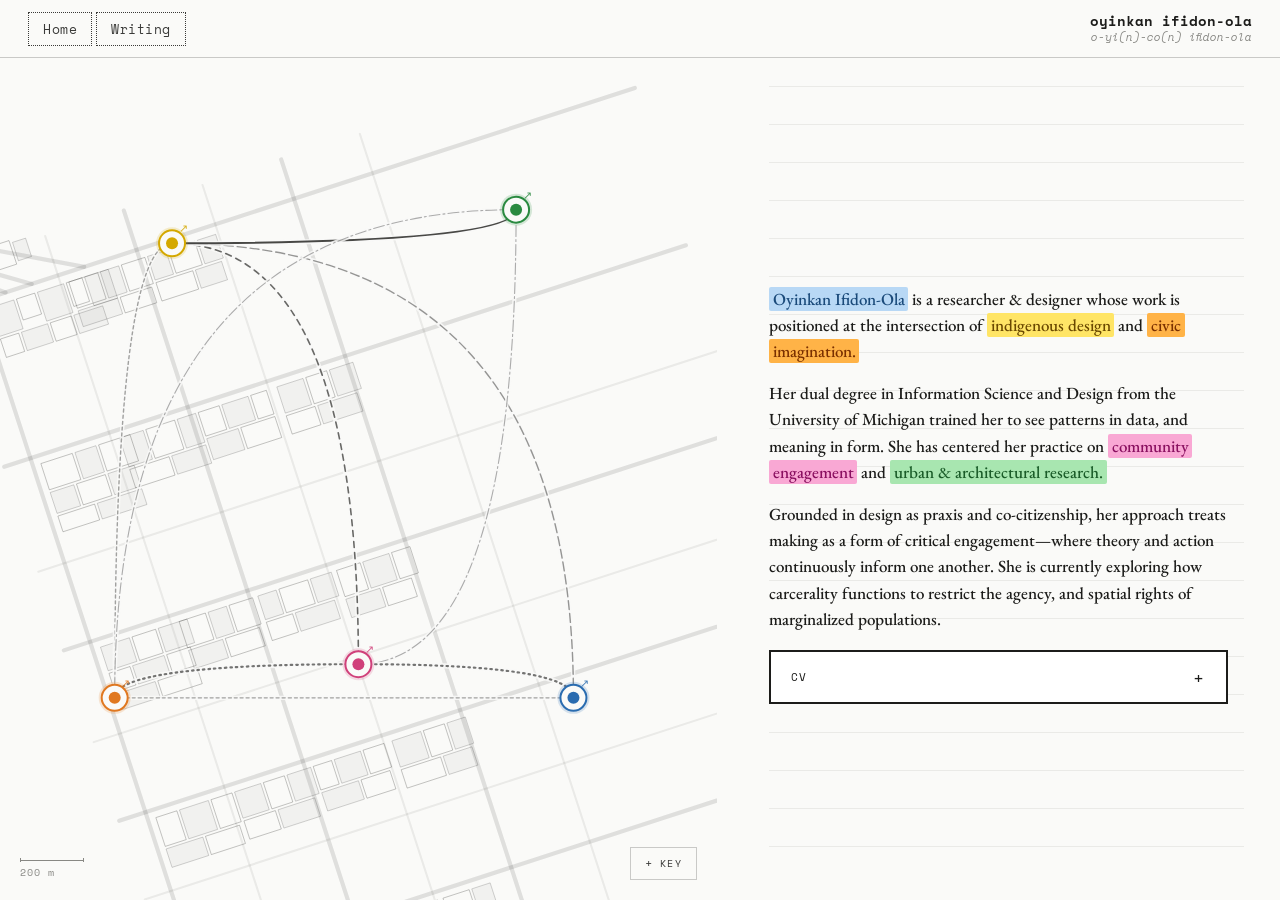
<file: index.html>
<!DOCTYPE html>
<html lang="en">
<head>
  <meta charset="UTF-8">
  <meta name="viewport" content="width=device-width, initial-scale=1.0">
  <title>Oyinkan Ifidon-Ola</title>
  <link rel="preconnect" href="https://fonts.googleapis.com">
  <link rel="preconnect" href="https://fonts.gstatic.com" crossorigin>
  <link href="https://fonts.googleapis.com/css2?family=EB+Garamond:ital,wght@0,400;0,500;0,600;1,400;1,500&family=Space+Mono:ital,wght@0,400;0,700;1,400&display=swap" rel="stylesheet">
  <link rel="stylesheet" href="css/style.css">
</head>
<body>

<header>
  <div class="nav-left">
    <a href="index.html" class="nav-btn">Home</a>
    <a href="writing.html" class="nav-btn">Writing</a>
  </div>
  <div class="nav-right">
    <span class="name-main">oyinkan ifidon-ola</span>
    <span class="name-pronunciation">o-yi(n)-co(n) ifidon-ola</span>
  </div>
</header>

<div class="page">

  <!-- LEFT / TOP on mobile: MAP -->
  <div class="map-side" id="map-side">
    <svg id="map-svg" xmlns="http://www.w3.org/2000/svg"></svg>

    <div class="scale-bar">
      <div class="scale-line"></div>
      <div>200 m</div>
    </div>

    <button class="legend-toggle" id="legend-toggle" aria-expanded="false">
      <span class="legend-toggle-icon">+</span>
      Key
    </button>
    <div class="legend-box" id="legend-box">
      <div class="legend-title">Connection Types</div>
    </div>
  </div>

  <!-- RIGHT / BOTTOM on mobile: BIO -->
  <div class="bio-side">
    <div class="ruled-lines" id="ruled-lines"></div>

    <div class = "bio-content">
    <div class="bio-text">
      <p>
        <span class="hl hl-blue">Oyinkan Ifidon-Ola</span> is a researcher &amp; designer whose work is
        positioned at the intersection of
        <span class="hl hl-yellow">indigenous design</span> and
        <span class="hl hl-orange">civic imagination.</span>
      </p>
      <p>
        Her dual degree in Information Science and Design from the University of Michigan trained her
        to see patterns in data, and meaning in form. She has centered her practice on
        <span class="hl hl-pink">community engagement</span> and
        <span class="hl hl-green">urban &amp; architectural research.</span> 
      </p>
      <p>
       Grounded in design as praxis and co-citizenship, her approach treats making as a form of
        critical engagement—where theory and action continuously inform one another. She is currently
        exploring how carcerality functions to restrict the agency, and spatial rights of marginalized populations.
      </p>
    </div>

    <!-- CV accordion — sits directly below bio text -->
    <div class="cv-accordion">
      <button class="cv-acc-toggle" id="cv-toggle" aria-expanded="false">
        <span class="cv-acc-label">CV</span>
        <span class="cv-acc-icon">+</span>
      </button>

      <div class="cv-acc-body" id="cv-panel">
        <div class="cv-acc-inner">

          <!-- Contact + download -->
          <div class="cv-acc-header">
            <p class="cv-acc-contact">
              olaa@umich.edu &nbsp;·&nbsp;
              <a href="https://linkedin.com/in/ifidon-ola" target="_blank" rel="noopener">linkedin</a> &nbsp;·&nbsp;
              <a href="https://olaa21.github.io/website/" target="_blank" rel="noopener">portfolio</a>
            </p>
            <a class="cv-download" href="cv/oyinkan-ifidon-ola-cv.pdf" target="_blank" rel="noopener">↓ PDF</a>
          </div>

          <!-- EDUCATION -->
          <div class="cv-block">
            <h3 class="cv-block-title">Education</h3>
            <div class="cv-row">
              <div class="cv-row-meta">
                <span class="cv-row-date">2023 – 2026</span>
                <span class="cv-row-place">University of Michigan</span>
              </div>
              <div class="cv-row-body">
                <p class="cv-row-title">B.S. Information Science &amp; B.A. Art and Design</p>
                <p class="cv-row-detail">GPA 3.89 · Penny W. Stamps Dean's List · Sophomore Review with Honors · The Thompson Prize</p>
              </div>
            </div>
          </div>

          <!-- EXPERIENCE -->
          <div class="cv-block">
            <h3 class="cv-block-title">Experience</h3>

            <div class="cv-row">
              <div class="cv-row-meta">
                <span class="cv-row-date">Sep 2025 – Apr 2026</span>
                <span class="cv-row-place">University of Michigan Taubman College of Architecture</span>
              </div>
              <div class="cv-row-body">
                <p class="cv-row-title">Research Assistant</p>
                <p class="cv-row-detail">Supported 5+ interdisciplinary research initiatives; produced 10+ research briefs and stakeholder summaries; standardized documentation across teams.</p>
              </div>
            </div>

            <div class="cv-row">
              <div class="cv-row-meta">
                <span class="cv-row-date">Oct 2025</span>
                <span class="cv-row-place">UNESCO Heritage Project</span>
              </div>
              <div class="cv-row-body">
                <p class="cv-row-title">Research Assistant</p>
                <p class="cv-row-detail">Technical and historical analysis of Iranian sustainable water infrastructure; synthesized findings into an institutional proposal for global partners.</p>
              </div>
            </div>

            <div class="cv-row">
              <div class="cv-row-meta">
                <span class="cv-row-date">Jun – Aug 2025</span>
                <span class="cv-row-place">Senseable City Lab, Massachusetts Institute of Technology</span>
              </div>
              <div class="cv-row-body">
                <p class="cv-row-title">Urban Data Research Intern</p>
                <p class="cv-row-detail">Analyzed geospatial datasets with Python and ML — improved classification accuracy to 98%. Automated LiDAR pipeline reducing processing from weeks to hours. Built interactive HTML visualizations for public stakeholders.</p>
              </div>
            </div>

            <div class="cv-row">
              <div class="cv-row-meta">
                <span class="cv-row-date">May – Jul 2024</span>
                <span class="cv-row-place">University of Michigan Stamps Alumni Relations</span>
              </div>
              <div class="cv-row-body">
                <p class="cv-row-title">Research &amp; Data Analyst Intern</p>
                <p class="cv-row-detail">Analyzed 1,000+ alumni and donor records; conducted 10–20 stakeholder interviews; developed executive reports on engagement, KPIs, and financial trends.</p>
              </div>
            </div>

            <div class="cv-row">
              <div class="cv-row-meta">
                <span class="cv-row-date">Mar – Jun 2024</span>
                <span class="cv-row-place">Curl Connect</span>
              </div>
              <div class="cv-row-body">
                <p class="cv-row-title">UX Researcher</p>
                <p class="cv-row-detail">Mixed-method research (n=25+); developed personas, journey maps, and insight reports; usability improvements across 3+ core features.</p>
              </div>
            </div>
          </div>

          <!-- SKILLS -->
          <div class="cv-block cv-block--last">
            <h3 class="cv-block-title">Skills</h3>
            <div class="cv-skills-grid">
              <div>
                <p class="cv-skills-label">Spatial &amp; Data</p>
                <p class="cv-skills-list">QGIS · LiDAR (Cloud Compare) · Folium · Python · SQL · Tableau</p>
              </div>
              <div>
                <p class="cv-skills-label">Research</p>
                <p class="cv-skills-list">Qualitative interviews · Journey mapping · Archival research · Data sonification (Max/MSP)</p>
              </div>
              <div>
                <p class="cv-skills-label">Design &amp; Fabrication</p>
                <p class="cv-skills-list">Figma · Adobe Suite · 3D printing · Laser cutting · Prototyping</p>
              </div>
              <div>
                <p class="cv-skills-label">Digital</p>
                <p class="cv-skills-list">HTML/CSS/JS · Jupyter · Git · Web accessibility (WCAG)</p>
              </div>
            </div>
          </div>

        </div><!-- /cv-acc-inner -->
      </div><!-- /cv-acc-body -->
    </div><!-- /cv-accordion -->
    </div><!-- /bio-content -->

  </div>

</div>

<!-- MODAL -->
<div class="modal-overlay" id="modal-overlay">
  <div class="modal">
    <div class="modal-header">
      <div>
        <div class="modal-pin-row">
          <div class="modal-pin-dot" id="modal-pin-dot"></div>
          <span class="modal-eyebrow" id="modal-eyebrow"></span>
        </div>
        <div class="modal-title" id="modal-title"></div>
        <div class="modal-date"  id="modal-date"></div>
      </div>
      <button class="modal-close" id="modal-close">✕</button>
    </div>
    <div class="modal-tabs">
      <button class="tab-btn active" data-tab="overview">Overview</button>
      <button class="tab-btn" data-tab="process">Process</button>
      <button class="tab-btn" data-tab="visuals">Visuals</button>
    </div>
    <div class="modal-body" id="modal-body"></div>
  </div>
</div>

<!-- JS: data must load first, then map, then modal -->
<script src="js/data.js"></script>
<script src="js/map.js"></script>
<script src="js/modal.js"></script>

</body>
</html>
</file>
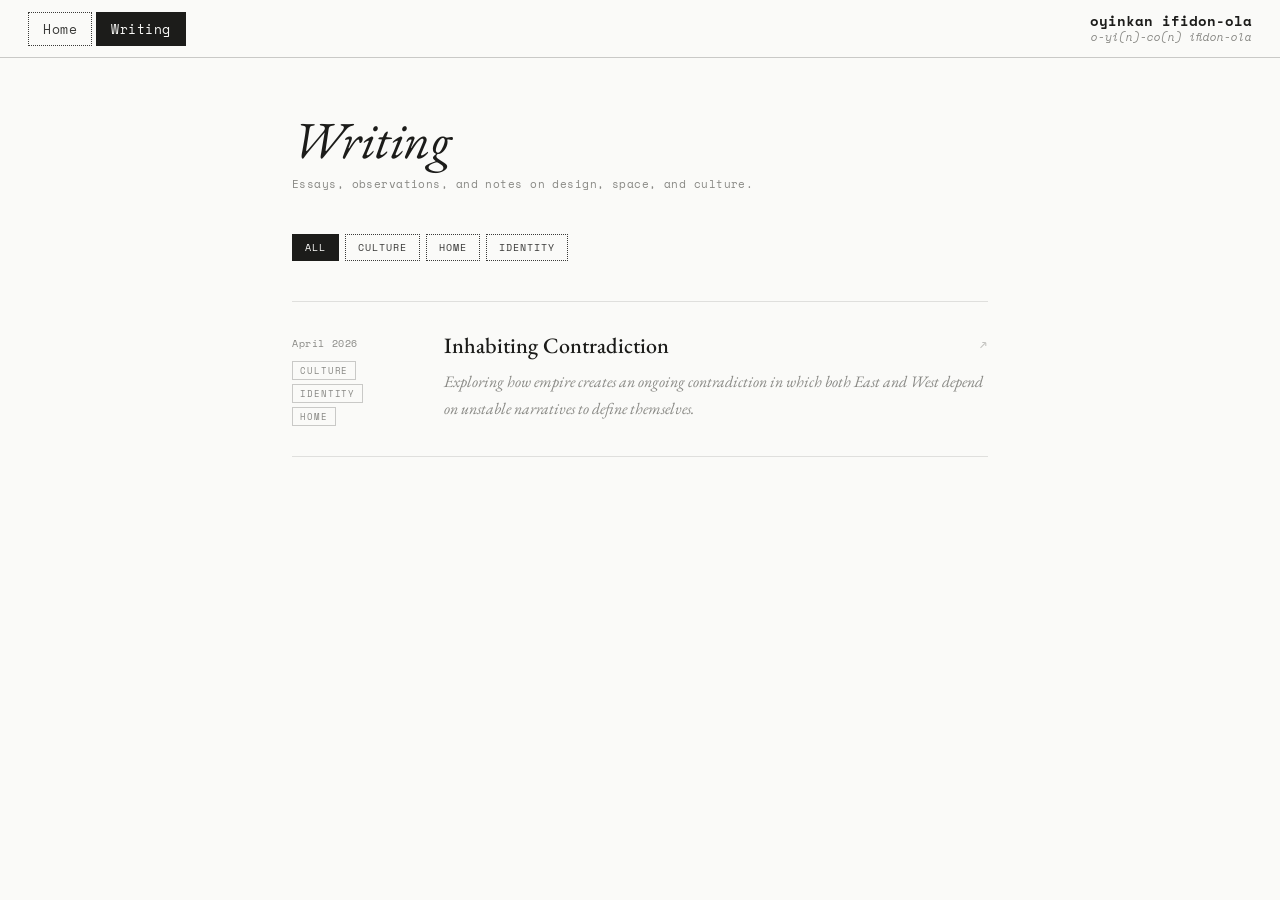
<file: writing.html>
<!DOCTYPE html>
<html lang="en">
<head>
  <meta charset="UTF-8">
  <meta name="viewport" content="width=device-width, initial-scale=1.0">
  <title>Writing — Oyinkan Ifidon-Ola</title>
  <link rel="preconnect" href="https://fonts.googleapis.com">
  <link rel="preconnect" href="https://fonts.gstatic.com" crossorigin>
  <link href="https://fonts.googleapis.com/css2?family=EB+Garamond:ital,wght@0,400;0,500;0,600;1,400;1,500&family=Space+Mono:ital,wght@0,400;0,700;1,400&display=swap" rel="stylesheet">
  <link rel="stylesheet" href="css/writing.css">
</head>
<body>
 
<!-- ── HEADER ── -->
<header>
  <div class="nav-left">
    <a href="index.html" class="nav-btn">Home</a>
    <a href="writing.html" class="nav-btn nav-btn--active">Writing</a>
  </div>
  <div class="nav-right">
    <span class="name-main">oyinkan ifidon-ola</span>
    <span class="name-pronunciation">o-yi(n)-co(n) ifidon-ola</span>
  </div>
</header>
 
<!-- ── MAIN CONTENT ── -->
<main>
  <div class="page-title-row">
    <h1 class="page-title">Writing</h1>
    <p class="page-subtitle">Essays, observations, and notes on design, space, and culture.</p>
  </div>
 
  <!-- Filter bar — tags auto-generated from writing.js -->
  <div class="filter-row" id="filter-row">
    <button class="filter-btn filter-btn--active" data-filter="all">All</button>
  </div>
 
  <!-- List — fully built by JS from writing.js -->
  <div class="writing-list" id="writing-list"></div>
</main>
 
<!-- ── WRITING MODAL ── -->
<div class="w-overlay" id="w-overlay" role="dialog" aria-modal="true" aria-labelledby="w-modal-title">
  <div class="w-modal">
 
    <div class="w-modal-header">
      <div class="w-modal-header-text">
        <span class="w-modal-eyebrow" id="w-modal-eyebrow"></span>
        <h2 class="w-modal-title" id="w-modal-title"></h2>
        <span class="w-modal-date"  id="w-modal-date"></span>
      </div>
      <div class="w-modal-actions">
        <a class="w-download-btn" id="w-download-btn" href="#" target="_blank" rel="noopener">↓ PDF</a>
        <button class="w-close-btn" id="w-close-btn" aria-label="Close">✕</button>
      </div>
    </div>
 
    <div class="w-modal-body">
      <!-- PDF viewer -->
      <iframe class="w-pdf-frame" id="w-pdf-frame" title="PDF viewer" src=""></iframe>
      <!-- Shown when no PDF is attached yet -->
      <div class="w-no-pdf" id="w-no-pdf" hidden>
        <p>No PDF attached yet.</p>
        <p class="w-no-pdf-hint">
          Add a PDF to the <code>writing/</code> folder and set the
          <code>pdf</code> field in <code>js/writing.js</code>.
        </p>
      </div>
    </div>
 
  </div>
</div>
 
<script src="js/writing.js"></script>
<script>
/* ── ELEMENTS ─────────────────────────────────────────────── */
const listEl    = document.getElementById('writing-list');
const filterRow = document.getElementById('filter-row');
const overlay   = document.getElementById('w-overlay');
const pdfFrame  = document.getElementById('w-pdf-frame');
const noPdf     = document.getElementById('w-no-pdf');
const dlBtn     = document.getElementById('w-download-btn');
const closeBtn  = document.getElementById('w-close-btn');
 
/* ── BUILD FILTER TAGS ──────────────────────────────────────── */
const allTags = [...new Set(WRITINGS.flatMap(w => w.tags))].sort();
allTags.forEach(tag => {
  const b = document.createElement('button');
  b.className = 'filter-btn';
  b.dataset.filter = tag;
  b.textContent = tag.charAt(0).toUpperCase() + tag.slice(1);
  filterRow.appendChild(b);
});
 
/* ── BUILD LIST ─────────────────────────────────────────────── */
WRITINGS.forEach((piece, i) => {
  const article = document.createElement('article');
  article.className = 'writing-item';
  article.dataset.tags = piece.tags.join(' ');
 
  const tagsHTML = piece.tags
    .map(t => `<span class="writing-tag">${t.charAt(0).toUpperCase() + t.slice(1)}</span>`)
    .join('');
 
  article.innerHTML = `
    <div class="writing-meta">
      <span class="writing-date">${piece.date}</span>
      <div class="writing-tags">${tagsHTML}</div>
    </div>
    <div class="writing-body">
      <h2 class="writing-title">
        <button class="open-btn" data-index="${i}">
          <span class="open-btn-text">${piece.title}</span>
          <span class="open-btn-icon" aria-hidden="true">↗</span>
        </button>
      </h2>
      <p class="writing-excerpt">${piece.excerpt}</p>
    </div>
  `;
 
  listEl.appendChild(article);
});
 
/* ── OPEN MODAL ─────────────────────────────────────────────── */
listEl.addEventListener('click', e => {
  const btn = e.target.closest('.open-btn');
  if (!btn) return;
 
  const piece = WRITINGS[parseInt(btn.dataset.index, 10)];
  if (!piece) return;
 
  document.getElementById('w-modal-eyebrow').textContent =
    piece.tags.map(t => t.charAt(0).toUpperCase() + t.slice(1)).join(' · ');
  document.getElementById('w-modal-title').textContent = piece.title;
  document.getElementById('w-modal-date').textContent  = piece.date;
 
  if (piece.pdf) {
    const path      = `writing/${piece.pdf}`;
    pdfFrame.src    = path;
    pdfFrame.hidden = false;
    noPdf.hidden    = true;
    dlBtn.href      = path;
    dlBtn.style.display = '';
  } else {
    pdfFrame.src    = '';
    pdfFrame.hidden = true;
    noPdf.hidden    = false;
    dlBtn.style.display = 'none';
  }
 
  overlay.classList.add('open');
  document.body.style.overflow = 'hidden';
});
 
/* ── CLOSE MODAL ────────────────────────────────────────────── */
function closeModal() {
  overlay.classList.remove('open');
  document.body.style.overflow = '';
  setTimeout(() => { pdfFrame.src = ''; }, 300);
}
closeBtn.addEventListener('click', closeModal);
overlay.addEventListener('click', e => { if (e.target === overlay) closeModal(); });
document.addEventListener('keydown', e => { if (e.key === 'Escape') closeModal(); });
 
/* ── FILTER ─────────────────────────────────────────────────── */
filterRow.addEventListener('click', e => {
  const btn = e.target.closest('.filter-btn');
  if (!btn) return;
  document.querySelectorAll('.filter-btn').forEach(b => b.classList.remove('filter-btn--active'));
  btn.classList.add('filter-btn--active');
  const f = btn.dataset.filter;
  document.querySelectorAll('.writing-item').forEach(item => {
    item.style.display =
      f === 'all' || item.dataset.tags.includes(f) ? '' : 'none';
  });
});
</script>
 
</body>
</html>
</file>
<file: css/style.css>
/* ── VARIABLES ──────────────────────────────────────────────── */
:root {
  --bg:       #FAFAF8;
  --ink:      #1C1C1A;
  --ink2:     #3A3A38;
  --muted:    #888884;
  --rule:     rgba(28,28,26,0.12);
  --rule2:    rgba(28,28,26,0.22);
  --header-h: 58px;
}

/* ── RESET & BASE ───────────────────────────────────────────── */
*, *::before, *::after {
  box-sizing: border-box;
  margin: 0;
  padding: 0;
}

/* Safari: prevent auto font-size inflation on orientation change */
html {
  -webkit-text-size-adjust: 100%;
  text-size-adjust: 100%;
  background: var(--bg);
  /* Explicit base size so Safari computes em/rem correctly */
  font-size: 16px;
  /* Use fill-available so Safari address bar height is included */
  height: -webkit-fill-available;
}

body {
  background: var(--bg);
  color: var(--ink);
  font-family: 'EB Garamond', serif;
  min-height: 100vh;
  min-height: -webkit-fill-available;
  /* Prevent Safari from making text look thin */
  -webkit-font-smoothing: antialiased;
  -moz-osx-font-smoothing: grayscale;
}


/* ── HEADER ─────────────────────────────────────────────────── */
header {
  position: fixed;
  top: 0; left: 0; right: 0;
  z-index: 400;
  height: var(--header-h);
  display: flex;
  align-items: center;
  justify-content: space-between;
  padding: 0 28px;
  border-bottom: 1px solid var(--rule2);
  background: var(--bg);
}
 
.nav-left  { display: flex; align-items: center; gap: 4px; }
 
.nav-btn {
  font-family: 'Space Mono', monospace;
  font-size: 13px;
  letter-spacing: 0.04em;
  color: var(--ink2);
  text-decoration: none;
  padding: 6px 14px;
  border: 1px dotted var(--ink2);
  transition: background 0.15s;
  white-space: nowrap;
}
.nav-btn:hover { background: rgba(28,28,26,0.05); }
 
/* Active page — filled button */
.nav-btn--active {
  background: var(--ink);
  color: var(--bg);
  border-style: solid;
  border-color: var(--ink);
}
.nav-btn--active:hover { background: var(--ink2); }
 
.nav-right {
  display: flex;
  flex-direction: column;
  align-items: flex-end;
  line-height: 1.3;
}
.name-main {
  font-family: 'Space Mono', monospace;
  font-size: 14px; font-weight: 700; color: var(--ink);
}
.name-pronunciation {
  font-family: 'Space Mono', monospace;
  font-size: 11px; font-style: italic; color: var(--muted);
}
 


/* ── PAGE LAYOUT ────────────────────────────────────────────── */
/* Safari needs explicit height on the grid + rows to fill correctly */
.page {
  position: fixed;
  top: var(--header-h);
  left: 0; right: 0; bottom: 0;
  display: grid;
  grid-template-columns: 56% 44%;
  /* Force both columns to fill the full height of the container */
  grid-template-rows: 1fr;
  /* Explicit height as fallback for Safari */
  height: calc(100vh - var(--header-h));
  width: 100%;
}


/* ── LEFT: MAP ──────────────────────────────────────────────── */
.map-side {
  position: relative;
  overflow: hidden;
  /* Safari: explicitly fill grid cell */
  min-height: 0;
  height: 100%;
}

#map-svg {
  display: block;
  width: 100%;
  height: 100%;
  /* Safari: SVG needs explicit position to fill parent */
  position: absolute;
  top: 0; left: 0;
}


/* ── SVG building strokes ───────────────────────────────────── */
.bld {
  fill: none;
  stroke: rgba(28,28,26,0.32);
  stroke-width: 0.8;
  stroke-linejoin: miter;
}
.bld-fill {
  fill: rgba(28,28,26,0.04);
  stroke: rgba(28,28,26,0.28);
  stroke-width: 0.7;
}


/* ── PROJECT PINS ───────────────────────────────────────────── */
.pin-group { cursor: pointer; }

.pin-ring {
  transition: r 0.22s cubic-bezier(0.34,1.56,0.64,1);
}

.pin-lbl-bg,
.pin-lbl-txt {
  opacity: 0;
  transition: opacity 0.2s;
}
.pin-group:hover .pin-lbl-bg,
.pin-group:hover .pin-lbl-txt { opacity: 1; }


/* ── LEGEND (collapsible) ───────────────────────────────────── */
.legend-toggle {
  position: absolute;
  bottom: 20px; right: 20px;
  z-index: 20;
  display: flex;
  align-items: center;
  gap: 7px;
  padding: 8px 14px;
  font-family: 'Space Mono', monospace;
  font-size: 10px;
  letter-spacing: 0.12em;
  text-transform: uppercase;
  color: var(--ink2);
  background: rgba(250,250,248,0.97);
  border: 1px solid var(--rule2);
  cursor: pointer;
  transition: background 0.15s;
  user-select: none;
}
.legend-toggle:hover { background: var(--bg); border-color: var(--ink2); }

.legend-toggle-icon {
  font-size: 12px;
  line-height: 1;
  display: inline-block;
  transition: transform 0.25s ease;
}
.legend-toggle.open .legend-toggle-icon { transform: rotate(45deg); }

.legend-box {
  position: absolute;
  bottom: 54px; right: 20px;
  z-index: 19;
  background: rgba(250,250,248,0.97);
  border: 1px solid var(--rule2);
  min-width: 200px;
  overflow: hidden;
  max-height: 0;
  opacity: 0;
  pointer-events: none;
  transition: max-height 0.3s ease, opacity 0.25s ease, padding 0.25s ease;
}
.legend-box.open {
  max-height: 300px;
  opacity: 1;
  pointer-events: all;
  padding: 14px 16px 13px;
}

.legend-title {
  font-family: 'Space Mono', monospace;
  font-size: 10px;
  letter-spacing: 0.14em;
  text-transform: uppercase;
  color: var(--muted);
  margin-bottom: 10px;
  padding-bottom: 7px;
  border-bottom: 1px solid var(--rule);
}
.legend-item {
  display: flex;
  align-items: center;
  gap: 10px;
  margin-bottom: 8px;
  font-family: 'Space Mono', monospace;
  font-size: 10px;
  letter-spacing: 0.07em;
  text-transform: uppercase;
  color: var(--ink2);
}
.legend-item:last-child { margin-bottom: 0; }


/* ── SCALE BAR ──────────────────────────────────────────────── */
.scale-bar {
  position: absolute;
  bottom: 20px; left: 20px;
  z-index: 10;
  font-family: 'Space Mono', monospace;
  font-size: 10px;
  color: var(--muted);
  letter-spacing: 0.1em;
}


/* ── CV ACCORDION (lives inside bio-side, below bio text) ────── */
.cv-accordion {
  position: relative;
  z-index: 1;
  margin-top: 18px;
}

/* Toggle button — boxed, full width */
.cv-acc-toggle {
  width: 100%;
  display: flex;
  align-items: center;
  justify-content: space-between;
  padding: 16px 20px;
  background: #FFFFFF;
  border: 2px solid var(--ink);
  cursor: pointer;
  font-family: 'Space Mono', monospace;
  font-size: 11px;
  letter-spacing: 0.14em;
  text-transform: uppercase;
  color: var(--ink);
  transition: background 0.15s, color 0.15s;
}
.cv-acc-toggle:hover {
  background: var(--ink);
  color: #FFFFFF;
}
.cv-acc-toggle:hover .cv-acc-icon { color: #FFFFFF; }

.cv-acc-label { letter-spacing: 0.14em; }

.cv-acc-icon {
  font-size: 18px;
  line-height: 1;
  color: var(--ink);
  transition: transform 0.25s ease, color 0.15s;
  flex-shrink: 0;
}
.cv-acc-toggle.open {
  background: var(--ink);
  color: #FFFFFF;
}
.cv-acc-toggle.open .cv-acc-icon {
  color: #FFFFFF;
  transform: rotate(45deg);
}

/* Collapsible body */
.cv-acc-body {
  max-height: 0;
  overflow: hidden;
  border-left: 2px solid var(--ink);
  border-right: 2px solid var(--ink);
  border-bottom: 0px solid var(--ink);
  transition: max-height 0.45s ease, border-bottom-width 0s 0.45s;
}
.cv-acc-body.open {
  max-height: 2000px;
  border-bottom-width: 2px;
  transition: max-height 0.45s ease;
}

/* Scrollable inner — more padding so text breathes */
.cv-acc-inner {
  padding: 28px 28px 32px;
  overflow-y: auto;
  -webkit-overflow-scrolling: touch;
}

/* Contact row + PDF download */
.cv-acc-header {
  display: flex;
  justify-content: space-between;
  align-items: center;
  gap: 12px;
  padding: 14px 0;
  border-bottom: 1px solid var(--rule);
  margin-bottom: 20px;
}
.cv-acc-contact {
  font-family: 'Space Mono', monospace;
  font-size: 10px;
  color: var(--muted);
  letter-spacing: 0.05em;
  line-height: 1.6;
}
.cv-acc-contact a {
  color: var(--muted);
  text-decoration: underline;
  text-underline-offset: 2px;
}
.cv-acc-contact a:hover { color: var(--ink); }

.cv-download {
  font-family: 'Space Mono', monospace;
  font-size: 9px;
  letter-spacing: 0.1em;
  text-transform: uppercase;
  text-decoration: none;
  color: var(--bg);
  background: var(--ink);
  border: 1px solid var(--ink);
  padding: 6px 12px;
  white-space: nowrap;
  flex-shrink: 0;
  transition: background 0.15s;
}
.cv-download:hover { background: var(--ink2); border-color: var(--ink2); }

/* CV content sections */
.cv-block {
  margin-bottom: 20px;
  padding-bottom: 20px;
  border-bottom: 1px solid var(--rule);
}
.cv-block--last { border-bottom: none; margin-bottom: 0; padding-bottom: 0; }

.cv-block-title {
  font-family: 'Space Mono', monospace;
  font-size: 9px;
  font-weight: 700;
  letter-spacing: 0.2em;
  text-transform: uppercase;
  color: var(--muted);
  margin-bottom: 14px;
}

/* Entry rows — date/place left, content right */
.cv-row {
  display: grid;
  grid-template-columns: 110px 1fr;
  gap: 0 16px;
  margin-bottom: 14px;
}
.cv-row:last-child { margin-bottom: 0; }

.cv-row-meta {
  display: flex;
  flex-direction: column;
  gap: 3px;
  padding-top: 2px;
}
.cv-row-date {
  font-family: 'Space Mono', monospace;
  font-size: 9px;
  color: var(--muted);
  letter-spacing: 0.03em;
  line-height: 1.4;
}
.cv-row-place {
  font-family: 'Space Mono', monospace;
  font-size: 9px;
  color: var(--ink2);
  letter-spacing: 0.02em;
  line-height: 1.4;
}
.cv-row-body { min-width: 0; }
.cv-row-title {
  font-family: 'EB Garamond', serif;
  font-size: 17px;
  font-weight: 500;
  color: var(--ink);
  line-height: 1.2;
  margin-bottom: 4px;
}
.cv-row-detail {
  font-family: 'EB Garamond', serif;
  font-size: 14px;
  line-height: 1.65;
  color: var(--ink2);
}

/* Skills 2-column grid */
.cv-skills-grid {
  display: grid;
  grid-template-columns: 1fr 1fr;
  gap: 14px 20px;
}
.cv-skills-label {
  font-family: 'Space Mono', monospace;
  font-size: 9px;
  font-weight: 700;
  letter-spacing: 0.1em;
  text-transform: uppercase;
  color: var(--ink2);
  margin-bottom: 4px;
}
.cv-skills-list {
  font-family: 'EB Garamond', serif;
  font-size: 13px;
  line-height: 1.6;
  color: var(--ink2);
}
.scale-line {
  width: 64px; height: 1px;
  background: var(--muted);
  margin-bottom: 4px;
  position: relative;
}
.scale-line::before,
.scale-line::after {
  content: '';
  position: absolute;
  width: 1px; height: 4px;
  background: var(--muted);
  top: -2px;
}
.scale-line::before { left: 0; }
.scale-line::after  { right: 0; }


/* ── RIGHT: BIO PANEL ───────────────────────────────────────── */
.bio-side {
  display: flex;
  flex-direction: column;
  justify-content: flex-start;
  padding: 0 52px;
  overflow-y: auto;
  -webkit-overflow-scrolling: touch;
  position: relative;
  min-height: 0;
  height: 100%;
}

.bio-content {
  margin: auto 0;                /* this does the centering reliably */
  padding: 72px 0 40px;         /* top clears the header, bottom gives breathing room */
  width: 100%;
}

/* When CV accordion is open, top-align so user can scroll through */
.bio-side:has(.cv-acc-body.open) {
  margin: 0;
  padding-top: 52px;
}

/* Ruled background lines */
.ruled-lines {
  position: absolute;
  inset: 0;
  pointer-events: none;
  overflow: hidden;
}
.rule-line {
  position: absolute;
  left: 52px; right: 36px;
  height: 1px;
  background: rgba(28,28,26,0.07);
}

.bio-text {
  font-size: 17px;
  line-height: 1.55;
  font-weight: 500;
  color: var(--ink);
  position: relative;
  z-index: 1;
}

.bio-text p { margin-bottom: 0.9em; }
.bio-text p:last-child { margin-bottom: 0; }

/* Highlighted spans — each color matches its project pin */
.hl {
  display: inline;
  padding: 0.06em 0.22em;
  border-radius: 2px;
  /* Safari: inline elements with padding need this to not clip */
  -webkit-box-decoration-break: clone;
  box-decoration-break: clone;
}

.hl-blue   { background: #B8D8F5; color: #1A4A7A; }   /* Oyinkan / Limited Dexterity Knife  */
.hl-yellow { background: #FFE566; color: #6A4800; }   /* indigenous design / Anjẹmi         */
.hl-orange { background: #FFB347; color: #7A3000; }   /* civic imagination / Sankofa        */
.hl-pink   { background: #F9A8D4; color: #8A1060; }   /* community engagement / Curl Connect */
.hl-green  { background: #A8E6B0; color: #1A5C28; }   /* urban research / LiDAR             */


/* ── MODAL ──────────────────────────────────────────────────── */
.modal-overlay {
  position: fixed;
  inset: 0;
  background: rgba(28,28,26,0.45);
  z-index: 600;
  display: flex;
  align-items: center;
  justify-content: center;
  opacity: 0;
  pointer-events: none;
  transition: opacity 0.3s ease;
  -webkit-backdrop-filter: blur(3px);
  backdrop-filter: blur(3px);
  padding: 20px;
}
.modal-overlay.open { opacity: 1; pointer-events: all; }

.modal {
  background: var(--bg);
  border: 1px solid var(--rule2);
  width: 100%;
  max-width: 820px;
  max-height: 88vh;
  display: flex;
  flex-direction: column;
  overflow: hidden;
  transform: translateY(20px) scale(0.98);
  transition: transform 0.32s cubic-bezier(0.34,1.4,0.64,1);
}
.modal-overlay.open .modal { transform: translateY(0) scale(1); }

.modal-header {
  display: grid;
  grid-template-columns: 1fr auto;
  gap: 16px;
  padding: 22px 30px 18px;
  border-bottom: 1px solid var(--rule);
  flex-shrink: 0;
}
.modal-pin-row { display: flex; align-items: center; gap: 8px; margin-bottom: 4px; }
.modal-pin-dot { width: 9px; height: 9px; border-radius: 50%; flex-shrink: 0; }
.modal-eyebrow {
  font-family: 'Space Mono', monospace;
  font-size: 11px;
  letter-spacing: 0.12em;
  text-transform: uppercase;
  color: var(--muted);
}
.modal-title {
  font-family: 'EB Garamond', serif;
  font-size: 30px;
  font-weight: 600;
  color: var(--ink);
  line-height: 1.1;
}
.modal-date {
  font-family: 'Space Mono', monospace;
  font-size: 11px;
  color: var(--muted);
  margin-top: 3px;
}
.modal-close {
  width: 32px; height: 32px;
  border: 1px solid var(--rule2);
  background: transparent;
  cursor: pointer;
  color: var(--muted);
  font-size: 13px;
  display: flex;
  align-items: center;
  justify-content: center;
  transition: background 0.2s, color 0.2s;
  align-self: start;
  flex-shrink: 0;
}
.modal-close:hover { background: var(--ink); color: var(--bg); }

.modal-tabs {
  display: flex;
  border-bottom: 1px solid var(--rule);
  padding: 0 30px;
  flex-shrink: 0;
}
.tab-btn {
  padding: 12px 0 10px;
  margin-right: 24px;
  font-family: 'Space Mono', monospace;
  font-size: 11px;
  letter-spacing: 0.12em;
  text-transform: uppercase;
  background: transparent;
  border: none;
  color: var(--muted);
  cursor: pointer;
  position: relative;
  transition: color 0.2s;
}
.tab-btn::after {
  content: '';
  position: absolute;
  bottom: -1px; left: 0; right: 0;
  height: 2px;
  background: var(--ink);
  transform: scaleX(0);
  transition: transform 0.2s;
}
.tab-btn.active { color: var(--ink); }
.tab-btn.active::after { transform: scaleX(1); }

.modal-body { overflow-y: auto; flex: 1; }
.modal-body::-webkit-scrollbar { width: 3px; }
.modal-body::-webkit-scrollbar-thumb { background: var(--rule2); }

.tab-panel { display: none; padding: 24px 30px 36px; }
.tab-panel.active { display: block; }

/* ── Modal content ── */
.meta-row { display: flex; margin-bottom: 20px; border: 1px solid var(--rule); }
.meta-cell { flex: 1; padding: 10px 14px; border-right: 1px solid var(--rule); }
.meta-cell:last-child { border-right: none; }
.meta-label {
  font-family: 'Space Mono', monospace;
  font-size: 10px;
  letter-spacing: 0.14em;
  text-transform: uppercase;
  color: var(--muted);
  margin-bottom: 4px;
}
.meta-value {
  font-family: 'Space Mono', monospace;
  font-size: 12px;
  color: var(--ink);
}
.project-body-text {
  font-family: 'EB Garamond', serif;
  font-size: 17px;
  line-height: 1.8;
  color: var(--ink2);
  margin-bottom: 14px;
}
.quote-block {
  border-left: 2px solid var(--ink2);
  padding: 10px 16px;
  margin: 12px 0 17px;
  background: rgba(28,28,26,0.03);
}
.quote-text {
  font-family: 'EB Garamond', serif;
  font-size: 16px;
  font-style: italic;
  line-height: 1.6;
  color: var(--ink);
  margin-bottom: 4px;
}
.quote-attr {
  font-family: 'Space Mono', monospace;
  font-size: 9px;
  color: var(--muted);
  letter-spacing: 0.08em;
}
.section-rule {
  font-family: 'Space Mono', monospace;
  font-size: 10px;
  font-weight: 700;
  letter-spacing: 0.14em;
  text-transform: uppercase;
  color: var(--ink2);
  padding: 0 0 6px;
  margin: 16px 0 12px;
  border-bottom: 1px solid var(--rule2);
}
.steps-list { margin-bottom: 16px; }
.step-row {
  display: flex;
  gap: 14px;
  align-items: flex-start;
  padding: 11px 0;
  border-bottom: 1px solid var(--rule);
}
.step-row:first-child { border-top: 1px solid var(--rule); }
.step-num {
  font-family: 'Space Mono', monospace;
  font-size: 10px;
  color: var(--muted);
  flex-shrink: 0;
  padding-top: 3px;
  width: 24px;
}
.step-title {
  font-family: 'EB Garamond', serif;
  font-size: 16px;
  font-weight: 600;
  color: var(--ink);
  margin-bottom: 2px;
}
.step-text {
  font-family: 'EB Garamond', serif;
  font-size: 15px;
  line-height: 1.7;
  color: var(--ink2);
}
.tags { display: flex; flex-wrap: wrap; gap: 6px; margin-bottom: 16px; }
.tag {
  padding: 4px 10px;
  border: 1px solid var(--rule2);
  font-family: 'Space Mono', monospace;
  font-size: 10px;
  letter-spacing: 0.05em;
  color: var(--ink2);
}
.img-grid-2 {
  display: flex;
  flex-wrap: wrap;
  gap: 2px;
  margin-bottom: 2px;
}
.img-cell {
  background: rgba(28,28,26,0.03);
  aspect-ratio: 4/3;
  display: flex;
  flex-direction: column;
  align-items: center;
  justify-content: center;
  gap: 6px;
  font-family: 'Space Mono', monospace;
  font-size: 11px;
  color: var(--muted);
  text-align: center;
  padding: 10px;
}
.project-hero-ph {
  width: 100%;
  height: 160px;
  background: rgba(28,28,26,0.03);
  border: 1px solid var(--rule);
  display: flex;
  align-items: center;
  justify-content: center;
  margin-bottom: 20px;
  font-family: 'Space Mono', monospace;
  font-size: 11px;
  color: var(--muted);
  letter-spacing: 0.08em;
}
table.rt {
  width: 100%;
  border-collapse: collapse;
  font-family: 'Space Mono', monospace;
  font-size: 12px;
  margin-bottom: 16px;
}
table.rt th {
  text-align: left;
  padding: 6px 10px;
  font-weight: 700;
  border-bottom: 1px solid var(--ink2);
  font-size: 10px;
  letter-spacing: 0.1em;
  text-transform: uppercase;
  color: var(--ink2);
}
table.rt td {
  padding: 6px 10px;
  border-bottom: 1px solid var(--rule);
  color: var(--ink2);
}
.related-row { display: flex; flex-wrap: wrap; gap: 6px; margin-top: 2px; }
.related-badge {
  display: flex;
  align-items: center;
  gap: 6px;
  padding: 5px 11px;
  border: 1px solid var(--rule2);
  cursor: pointer;
  transition: border-color 0.15s;
}
.related-badge:hover { border-color: var(--ink2); }
.related-badge-dot { width: 7px; height: 7px; border-radius: 50%; flex-shrink: 0; }
.related-badge-text { font-family: 'Space Mono', monospace; font-size: 10px; color: var(--ink2); }
.related-badge-rel  { font-family: 'Space Mono', monospace; font-size: 9px; color: var(--muted); margin-left: 2px; }


/* ══ MOBILE (≤767px) ════════════════════════════════════════════ */
@media (max-width: 767px) {
  :root { --header-h: 54px; }

  /* Header adjustments */
  .nav-btn { font-size: 12px; padding: 5px 11px; }
  .name-main { font-size: 13px; }
  .name-pronunciation { font-size: 10px; }

  /* Switch to scrolling layout — unfix everything */
  html, body {
    height: auto;
    min-height: 100%;
    overflow-x: hidden;
    overflow-y: auto;
  }

  .page {
    position: static;
    display: block;
    height: auto;
    margin-top: var(--header-h);
  }

  /* Map: reset to natural height for mobile */
  .map-side {
    width: 100%;
    height: calc(100vh - var(--header-h));
    height: calc(100svh - var(--header-h));
  }

  /* SVG: back to non-absolute so it flows inside map-side */
  #map-svg {
    position: relative;
    width: 100%;
    height: 100%;
  }

  /* Bio: natural scrolling below the map */
  .bio-side {
  display: flex;
  flex-direction: column;
  justify-content: center;
  padding: 72px 52px 40px;
  overflow-y: auto;
  -webkit-overflow-scrolling: touch;
  position: relative;
  min-height: 0;
  height: 100%;
}
  .bio-text {
  font-size: 20px;        /* down from 22px */
  line-height: 1.6;       /* down from 1.75 */
  font-weight: 500;
  color: var(--ink);
  position: relative;
  z-index: 1;
  padding-top: 8px;
}

.bio-text p { margin-bottom: 1em; }   /* down from 1.4em */
.bio-text p:last-child { margin-bottom: 0; }
  .rule-line { left: 24px; right: 20px; }

  /* Legend/scale stay inside map-side which is in-flow */
  .legend-toggle,
  .legend-box,
  .scale-bar { position: absolute; }

  /* Modal: sheet from bottom on mobile */
  .modal-overlay {
    padding: 0;
    align-items: flex-end;
  }
  .modal {
    max-width: 100%;
    max-height: 92vh;
    max-height: 92svh;
    border-bottom: none;
    border-radius: 0;
  }
}

/* ── Large screens: scale bio text up ── */
@media (min-width: 1400px) {
  .bio-text { font-size: 24px; }
}


.img-card {
  flex: 1 1 calc(50% - 1px);
  min-width: 0;
  overflow: hidden;
  background: rgba(28,28,26,0.03);
  display: flex;
  flex-direction: column;
}

.img-card img {
  display: block;
  width: 100%;
  height: auto;
  object-fit: contain;
  background: rgba(28,28,26,0.02);
  transition: transform 0.3s ease;
}
.img-card img:hover { transform: scale(1.02); }

.img-caption {
  font-family: 'Space Mono', monospace;
  font-size: 9px;
  color: var(--muted);
  letter-spacing: 0.07em;
  padding: 7px 10px;
  border-top: 1px solid var(--rule);
  /* Caption hugs the image — no extra grey space */
  margin-top: auto;
}

.img-card--empty {
  flex: 1 1 calc(50% - 1px);
  background: transparent;
}
.project-hero-img {
  display: block;
  width: 100%;
  height: 220px;
  object-fit: cover;
  margin-bottom: 22px;
  border: 1px solid var(--rule);
}
</file>
<file: css/writing.css>
/* ── VARIABLES (mirror main site) ──────────────────────────── */
:root {
  --bg:       #FAFAF8;
  --ink:      #1C1C1A;
  --ink2:     #3A3A38;
  --muted:    #888884;
  --rule:     rgba(28,28,26,0.12);
  --rule2:    rgba(28,28,26,0.22);
  --header-h: 58px;
}
 
/* ── RESET ──────────────────────────────────────────────────── */
*, *::before, *::after { box-sizing: border-box; margin: 0; padding: 0; }
 
html {
  -webkit-text-size-adjust: 100%;
  text-size-adjust: 100%;
  font-size: 16px;
  background: var(--bg);
  height: -webkit-fill-available;
}
 
body {
  background: var(--bg);
  color: var(--ink);
  font-family: 'EB Garamond', serif;
  min-height: 100vh;
  min-height: -webkit-fill-available;
  -webkit-font-smoothing: antialiased;
  -moz-osx-font-smoothing: grayscale;
}
 
 
/* ── HEADER ─────────────────────────────────────────────────── */
header {
  position: fixed;
  top: 0; left: 0; right: 0;
  z-index: 400;
  height: var(--header-h);
  display: flex;
  align-items: center;
  justify-content: space-between;
  padding: 0 28px;
  border-bottom: 1px solid var(--rule2);
  background: var(--bg);
}
 
.nav-left  { display: flex; align-items: center; gap: 4px; }
 
.nav-btn {
  font-family: 'Space Mono', monospace;
  font-size: 13px;
  letter-spacing: 0.04em;
  color: var(--ink2);
  text-decoration: none;
  padding: 6px 14px;
  border: 1px dotted var(--ink2);
  transition: background 0.15s;
  white-space: nowrap;
}
.nav-btn:hover { background: rgba(28,28,26,0.05); }
 
/* Active page — filled button */
.nav-btn--active {
  background: var(--ink);
  color: var(--bg);
  border-style: solid;
  border-color: var(--ink);
}
.nav-btn--active:hover { background: var(--ink2); }
 
.nav-right {
  display: flex;
  flex-direction: column;
  align-items: flex-end;
  line-height: 1.3;
}
.name-main {
  font-family: 'Space Mono', monospace;
  font-size: 14px; font-weight: 700; color: var(--ink);
}
.name-pronunciation {
  font-family: 'Space Mono', monospace;
  font-size: 11px; font-style: italic; color: var(--muted);
}
 
 
/* ── MAIN LAYOUT ────────────────────────────────────────────── */
main {
  max-width: 760px;
  margin: 0 auto;
  padding: calc(var(--header-h) + 56px) 32px 120px;
}
 
 
/* ── PAGE TITLE ─────────────────────────────────────────────── */
.page-title-row { margin-bottom: 40px; }
 
.page-title {
  font-family: 'EB Garamond', serif;
  font-size: 52px;
  font-weight: 400;
  font-style: italic;
  letter-spacing: -0.01em;
  line-height: 1;
  color: var(--ink);
  margin-bottom: 10px;
}
 
.page-subtitle {
  font-family: 'Space Mono', monospace;
  font-size: 11px;
  color: var(--muted);
  letter-spacing: 0.04em;
  line-height: 1.6;
}
 
 
/* ── FILTER BAR ─────────────────────────────────────────────── */
.filter-row {
  display: flex;
  flex-wrap: wrap;
  gap: 6px;
  margin-bottom: 40px;
}
 
.filter-btn {
  font-family: 'Space Mono', monospace;
  font-size: 10px;
  letter-spacing: 0.1em;
  text-transform: uppercase;
  padding: 5px 12px;
  border: 1px dotted var(--ink2);
  background: transparent;
  color: var(--ink2);
  cursor: pointer;
  transition: background 0.15s, color 0.15s, border-style 0.15s;
}
.filter-btn:hover { background: rgba(28,28,26,0.05); }
.filter-btn--active {
  background: var(--ink);
  color: var(--bg);
  border-style: solid;
  border-color: var(--ink);
}
 
 
/* ── WRITING LIST ───────────────────────────────────────────── */
.writing-list { display: flex; flex-direction: column; }
 
.writing-item {
  display: grid;
  grid-template-columns: 120px 1fr;
  gap: 0 32px;
  padding: 30px 0;
  border-top: 1px solid var(--rule);
}
.writing-item:last-child { border-bottom: 1px solid var(--rule); }
 
/* Meta column */
.writing-meta {
  display: flex;
  flex-direction: column;
  gap: 10px;
  padding-top: 4px;
}
 
.writing-date {
  font-family: 'Space Mono', monospace;
  font-size: 10px;
  color: var(--muted);
  letter-spacing: 0.06em;
  white-space: nowrap;
}
 
.writing-tags { display: flex; flex-direction: column; gap: 4px; }
 
.writing-tag {
  font-family: 'Space Mono', monospace;
  font-size: 9px;
  letter-spacing: 0.1em;
  text-transform: uppercase;
  color: var(--muted);
  padding: 2px 7px;
  border: 1px solid var(--rule2);
  display: inline-block;
  width: fit-content;
}
 
/* Body column */
.writing-body { min-width: 0; }
 
.writing-title { margin-bottom: 8px; }
 
/* Open button — looks like a heading link */
.open-btn {
  width: 100%;
  text-align: left;
  background: transparent;
  border: none;
  cursor: pointer;
  font-family: 'EB Garamond', serif;
  font-size: 22px;
  font-weight: 500;
  color: var(--ink);
  line-height: 1.3;
  padding: 0;
  display: flex;
  justify-content: space-between;
  align-items: flex-start;
  gap: 12px;
  transition: color 0.15s;
}
.open-btn:hover { color: var(--ink2); }
.open-btn:hover .open-btn-icon { opacity: 1; transform: translate(2px, -2px); }
 
.open-btn-text { flex: 1; }
 
.open-btn-icon {
  font-family: 'Space Mono', monospace;
  font-size: 14px;
  color: var(--muted);
  opacity: 0.5;
  flex-shrink: 0;
  margin-top: 4px;
  transition: opacity 0.15s, transform 0.15s;
}
 
.writing-excerpt {
  font-family: 'EB Garamond', serif;
  font-size: 16px;
  font-style: italic;
  line-height: 1.7;
  color: var(--muted);
}
 
 
/* ═══════════════════════════════════════════════════════════════
   WRITING MODAL — PDF viewer, same visual language as project modal
═══════════════════════════════════════════════════════════════ */
 
.w-overlay {
  position: fixed;
  inset: 0;
  background: rgba(28,28,26,0.45);
  z-index: 600;
  display: flex;
  align-items: center;
  justify-content: center;
  padding: 20px;
  opacity: 0;
  pointer-events: none;
  transition: opacity 0.3s ease;
  -webkit-backdrop-filter: blur(3px);
  backdrop-filter: blur(3px);
}
.w-overlay.open {
  opacity: 1;
  pointer-events: all;
}
 
.w-modal {
  background: var(--bg);
  border: 1px solid var(--rule2);
  width: 100%;
  /* Wider than project modal so PDFs are readable */
  max-width: 900px;
  /* Tall so A4 PDFs show without constant scrolling */
  height: 90vh;
  display: flex;
  flex-direction: column;
  overflow: hidden;
  [hidden] { display: none !important; }
  transform: translateY(20px) scale(0.98);
  transition: transform 0.32s cubic-bezier(0.34,1.4,0.64,1);
}
.w-overlay.open .w-modal {
  transform: translateY(0) scale(1);
}
 
/* Modal header */
.w-modal-header {
  display: flex;
  justify-content: space-between;
  align-items: flex-start;
  gap: 16px;
  padding: 22px 30px 18px;
  border-bottom: 1px solid var(--rule);
  flex-shrink: 0;
}
 
.w-modal-header-text {
  display: flex;
  flex-direction: column;
  gap: 3px;
  min-width: 0;
}
 
.w-modal-eyebrow {
  font-family: 'Space Mono', monospace;
  font-size: 10px;
  letter-spacing: 0.14em;
  text-transform: uppercase;
  color: var(--muted);
}
 
.w-modal-title {
  font-family: 'EB Garamond', serif;
  font-size: 26px;
  font-weight: 600;
  color: var(--ink);
  line-height: 1.15;
}
 
.w-modal-date {
  font-family: 'Space Mono', monospace;
  font-size: 10px;
  color: var(--muted);
}
 
/* Header right: download + close */
.w-modal-actions {
  display: flex;
  align-items: center;
  gap: 10px;
  flex-shrink: 0;
}
 
.w-download-btn {
  font-family: 'Space Mono', monospace;
  font-size: 10px;
  letter-spacing: 0.1em;
  text-transform: uppercase;
  text-decoration: none;
  color: var(--ink2);
  padding: 6px 12px;
  border: 1px solid var(--rule2);
  transition: background 0.15s, color 0.15s;
  white-space: nowrap;
}
.w-download-btn:hover {
  background: var(--ink);
  color: var(--bg);
  border-color: var(--ink);
}
 
.w-close-btn {
  width: 32px; height: 32px;
  border: 1px solid var(--rule2);
  background: transparent;
  cursor: pointer;
  color: var(--muted);
  font-size: 13px;
  display: flex;
  align-items: center;
  justify-content: center;
  transition: background 0.2s, color 0.2s;
  flex-shrink: 0;
}
.w-close-btn:hover { background: var(--ink); color: var(--bg); }
 
/* Modal body — PDF iframe fills it */
.w-modal-body {
  flex: 1;
  min-height: 0;
  position: relative;
  background: rgba(28,28,26,0.03);
}
 
.w-pdf-frame {
  display: block;
  width: 100%;
  height: 100%;
  border: none;
}
 
/* No-PDF placeholder */
.w-no-pdf {
  position: absolute;
  inset: 0;
  display: flex;
  flex-direction: column;
  align-items: center;
  justify-content: center;
  gap: 10px;
  padding: 40px;
  text-align: center;
}
.w-no-pdf p {
  font-family: 'EB Garamond', serif;
  font-size: 18px;
  color: var(--ink2);
}
.w-no-pdf-hint {
  font-family: 'Space Mono', monospace !important;
  font-size: 11px !important;
  color: var(--muted) !important;
  line-height: 1.8;
}
.w-no-pdf code {
  background: rgba(28,28,26,0.07);
  padding: 1px 5px;
  font-size: 11px;
}
 
 
/* ── MOBILE ─────────────────────────────────────────────────── */
@media (max-width: 640px) {
  :root { --header-h: 54px; }
 
  header { padding: 0 18px; }
  .nav-btn { font-size: 12px; padding: 5px 10px; }
  .name-main { font-size: 13px; }
  .name-pronunciation { display: none; }
 
  main { padding: calc(var(--header-h) + 32px) 20px 80px; }
 
  .page-title { font-size: 36px; }
 
  /* Stack meta + body vertically */
  .writing-item {
    grid-template-columns: 1fr;
    gap: 8px;
    padding: 24px 0;
  }
  .writing-meta { flex-direction: row; flex-wrap: wrap; align-items: center; gap: 8px; }
  .writing-tags { flex-direction: row; flex-wrap: wrap; }
 
  .open-btn { font-size: 19px; }
  .writing-excerpt { font-size: 15px; }
 
  /* Modal full screen on mobile */
  .w-overlay { padding: 0; align-items: flex-end; }
  .w-modal {
    max-width: 100%;
    height: 92vh;
    height: 92svh;
    border-bottom: none;
  }
  .w-modal-title { font-size: 20px; }
}
</file>
